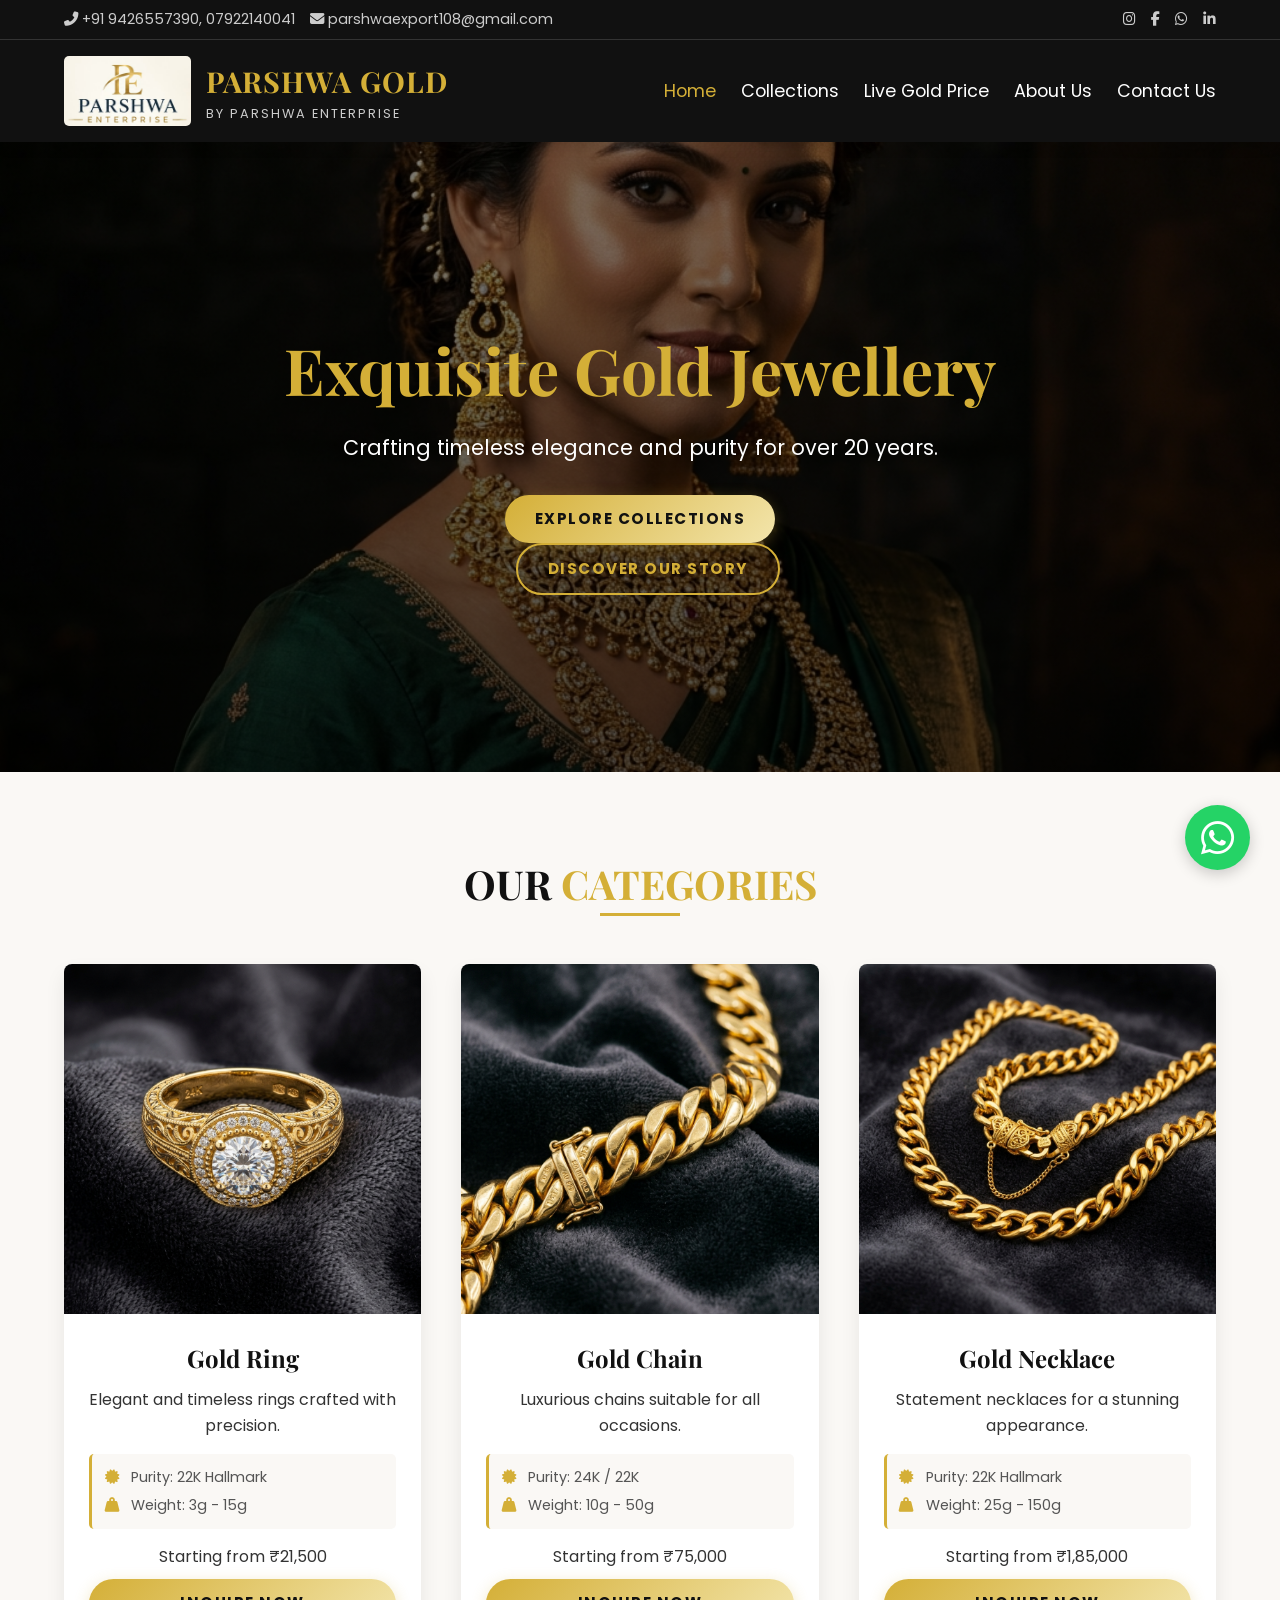
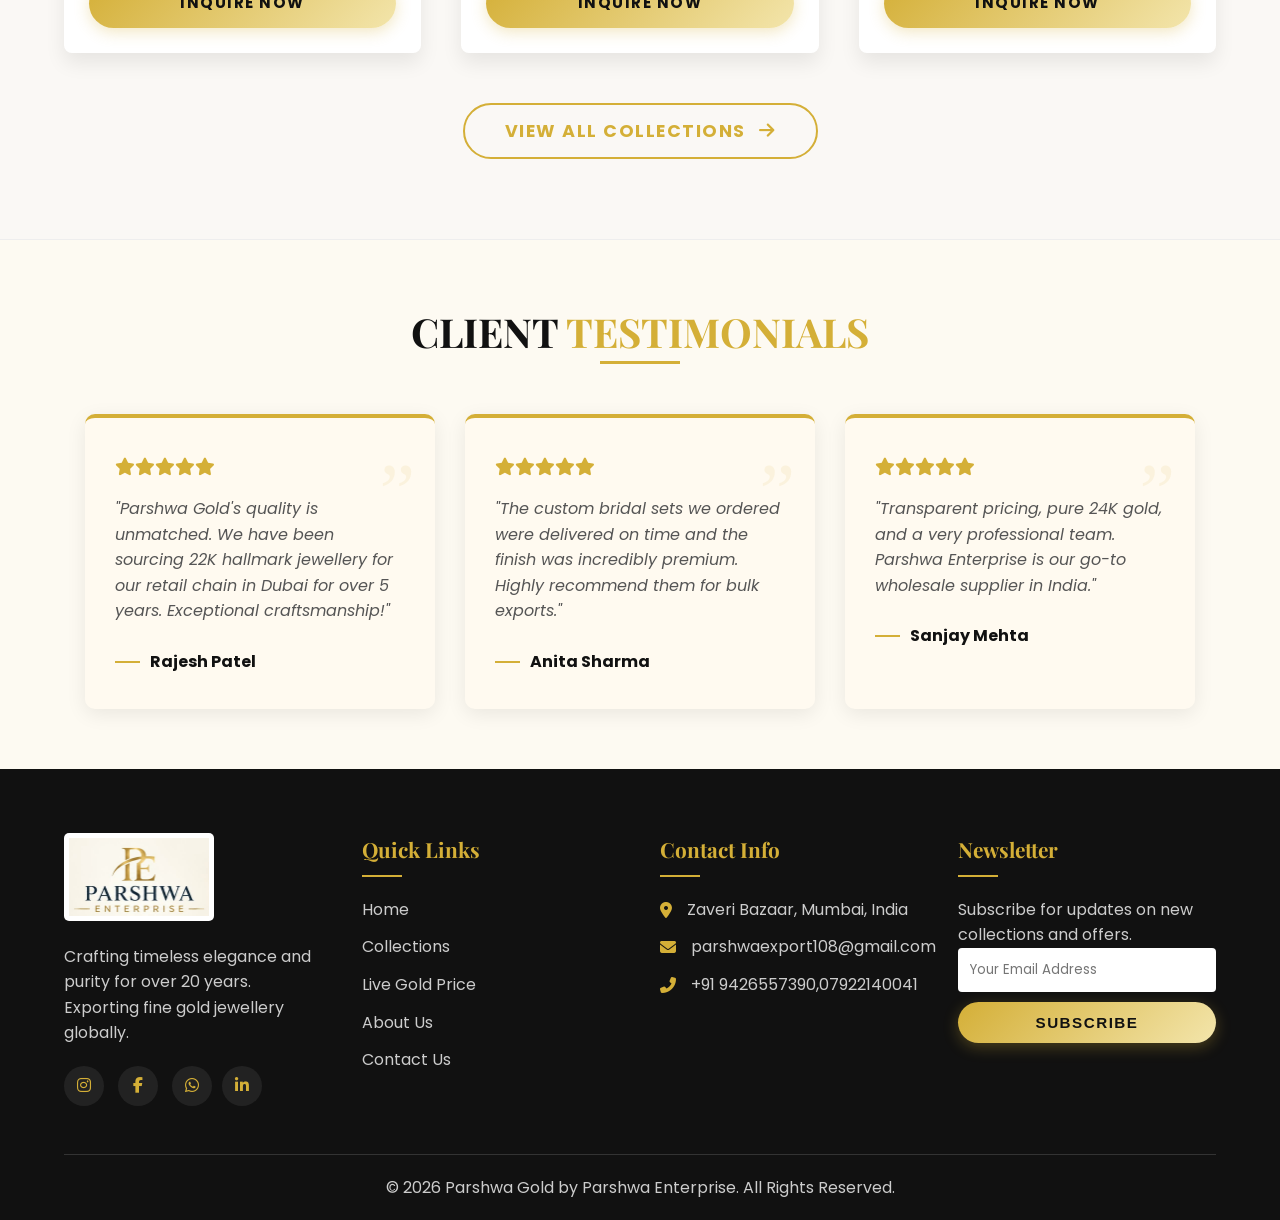
<file: index.html>
﻿<!DOCTYPE html>
<html lang="en">
<head>
    <meta charset="UTF-8">
    <meta name="viewport" content="width=device-width, initial-scale=1.0">
        <meta name="description" content="Welcome to Parshwa Gold. We manufacture and export premium 24K, 22K, and 18K hallmark gold jewellery. Over 20 years of global excellence.">
    <meta property="og:title" content="Parshwa Gold - Premium Indian Jewellery Manufacturer">
    <meta property="og:description" content="Discover our exquisite, hallmark-certified gold collections crafted with precision.">
    <meta property="og:image" content="https://parshwa-enterprise.vercel.app/assets/logo.jpg">
    <title>Parshwa Gold by Parshwa Enterprise</title>
    <link rel="icon" type="image/jpeg" href="assets/logo.jpg">
    <link rel="stylesheet" href="assets/style.css">
    <link rel="stylesheet" href="https://cdnjs.cloudflare.com/ajax/libs/font-awesome/6.4.0/css/all.min.css">
    <link href="https://unpkg.com/aos@2.3.1/dist/aos.css" rel="stylesheet">
    <script type="application/ld+json">
    {
      "@context": "https://schema.org",
      "@type": "JewelryStore",
      "name": "Parshwa Gold by Parshwa Enterprise",
      "image": "assets/logo.jpg",
      "@id": "https://parshwa-enterprise.vercel.app",
      "url": "https://parshwa-enterprise.vercel.app",
      "telephone": "+919426557390",
      "email": "parshwaexport108@gmail.com",
      "address": {
        "@type": "PostalAddress",
        "streetAddress": "Zaveri Bazaar",
        "addressLocality": "Mumbai",
        "addressRegion": "Maharashtra",
        "postalCode": "400002",
        "addressCountry": "IN"
      },
      "description": "Manufacturing and exporting premium 24K, 22K, and 18K hallmark gold jewellery globally for over 20 years."
    }
    </script>

    <link rel="canonical" href="https://parshwa-enterprise.vercel.app/">
</head>
<body>
    <div id="preloader"><div class="spinner"></div></div>
    <a href="#main-content" class="skip-link">Skip to main content</a>

        <div class="header-wrapper">
    <div class="top-bar">
        <div class="top-bar-left">
            <span><i class="fas fa-phone-alt"></i> <a href="tel:+919426557390" class="top-bar-link">+91 9426557390</a>, <a href="tel:07922140041" class="top-bar-link">07922140041</a></span>
            <span class="ml-15"><i class="fas fa-envelope"></i> <a href="mailto:parshwaexport108@gmail.com" class="top-bar-link">parshwaexport108@gmail.com</a></span>
        </div>
        <div class="top-bar-right">
            <a href="javascript:void(0)" aria-label="Instagram"><i class="fab fa-instagram"></i></a>
            <a href="javascript:void(0)" aria-label="Facebook"><i class="fab fa-facebook-f"></i></a>
            <a href="https://wa.me/919426557390" target="_blank" aria-label="WhatsApp Us"><i class="fab fa-whatsapp"></i></a><a href="javascript:void(0)" aria-label="LinkedIn"><i class="fab fa-linkedin-in"></i></a>
        </div>
    </div>
    <header>
        <a href="index.html" class="logo-container" aria-label="Parshwa Gold Home">
            <img src="assets/logo.jpg" alt="Parshwa Enterprise Logo">
            <div class="logo-text">
                <h1>PARSHWA GOLD</h1>
                <p>BY PARSHWA ENTERPRISE</p>
            </div>
        </a>
        <div class="menu-toggle" id="mobile-menu">
            <i class="fas fa-bars"></i>
        </div>
        <nav aria-label="Main Navigation">
            <ul>
                <li><a href="index.html" class="active">Home</a></li>
                <li><a href="products.html">Collections</a></li>
                <li><a href="price.html">Live Gold Price</a></li>
                <li><a href="about.html">About Us</a></li>
                <li><a href="contact.html">Contact Us</a></li>
            </ul>
        </nav>
    </header>
    </div>
    <main id="main-content">

    <div class="hero">
        <h2>Exquisite Gold Jewellery</h2>
        <p>Crafting timeless elegance and purity for over 20 years.</p>
        <a href="products.html" class="btn">Explore Collections</a> <a href="about.html" class="btn-outline ml-15">Discover Our Story</a>
    </div>

    <section>
        <h2 class="section-title" data-aos="fade-up">Our <span>Categories</span></h2>
                <div class="products-grid">
            <!-- Gold Ring -->
            <div class="product-card" data-aos="fade-up">
                <div class="product-img-wrapper loading"><img src="assets/images/ring.jpg" alt="Gold Ring" class="product-img" loading="lazy"><div class="product-overlay"><i class="fas fa-search-plus"></i></div></div>
                <div class="product-info">
                    <h3>Gold Ring</h3>
                    <p>Elegant and timeless rings crafted with precision.</p>
                    <div class="product-specs">
                        <div class="spec-row"><i class="fas fa-certificate spec-icon"></i> Purity: 22K Hallmark</div>
                        <div><i class="fas fa-weight-hanging spec-icon"></i> Weight: 3g - 15g</div>
                    </div>
                    <div class="product-price">Starting from &#8377;21,500</div>
                    <a href="contact.html" class="btn w-100 mt-10">Inquire Now</a>
                </div>
            </div>
            <!-- Gold Chain -->
            <div class="product-card" data-aos="fade-up" data-aos-delay="100">
                <div class="product-img-wrapper loading"><img src="assets/images/chain.jpg" alt="Gold Chain" class="product-img" loading="lazy"><div class="product-overlay"><i class="fas fa-search-plus"></i></div></div>
                <div class="product-info">
                    <h3>Gold Chain</h3>
                    <p>Luxurious chains suitable for all occasions.</p>
                    <div class="product-specs">
                        <div class="spec-row"><i class="fas fa-certificate spec-icon"></i> Purity: 24K / 22K</div>
                        <div><i class="fas fa-weight-hanging spec-icon"></i> Weight: 10g - 50g</div>
                    </div>
                    <div class="product-price">Starting from &#8377;75,000</div>
                    <a href="contact.html" class="btn w-100 mt-10">Inquire Now</a>
                </div>
            </div>
            <!-- Gold Necklace -->
            <div class="product-card" data-aos="fade-up" data-aos-delay="200">
                <div class="product-img-wrapper loading"><img src="assets/images/necklace.jpg" alt="Gold Necklace" class="product-img" loading="lazy"><div class="product-overlay"><i class="fas fa-search-plus"></i></div></div>
                <div class="product-info">
                    <h3>Gold Necklace</h3>
                    <p>Statement necklaces for a stunning appearance.</p>
                    <div class="product-specs">
                        <div class="spec-row"><i class="fas fa-certificate spec-icon"></i> Purity: 22K Hallmark</div>
                        <div><i class="fas fa-weight-hanging spec-icon"></i> Weight: 25g - 150g</div>
                    </div>
                    <div class="product-price">Starting from &#8377;1,85,000</div>
                    <a href="contact.html" class="btn w-100 mt-10">Inquire Now</a>
                </div>
            </div>
        </div>
        <div class="text-center mt-50" data-aos="fade-up">
            <a href="products.html" class="btn-outline btn-large">View All Collections <i class="fas fa-arrow-right ml-8"></i></a>
        </div>
    </section>

                <section class="bg-light-yellow">
            <div class="max-w-1200">
                <h2 class="section-title" data-aos="fade-up">Client <span>Testimonials</span></h2>
                <div class="testimonials-grid">
                    <div class="testimonial-card" data-aos="fade-up">
                        <div class="stars"><i class="fas fa-star"></i><i class="fas fa-star"></i><i class="fas fa-star"></i><i class="fas fa-star"></i><i class="fas fa-star"></i></div>
                        <p class="testimonial-text">"Parshwa Gold's quality is unmatched. We have been sourcing 22K hallmark jewellery for our retail chain in Dubai for over 5 years. Exceptional craftsmanship!"</p>
                        <div class="customer-name">Rajesh Patel</div>
                    </div>
                    <div class="testimonial-card" data-aos="fade-up" data-aos-delay="100">
                        <div class="stars"><i class="fas fa-star"></i><i class="fas fa-star"></i><i class="fas fa-star"></i><i class="fas fa-star"></i><i class="fas fa-star"></i></div>
                        <p class="testimonial-text">"The custom bridal sets we ordered were delivered on time and the finish was incredibly premium. Highly recommend them for bulk exports."</p>
                        <div class="customer-name">Anita Sharma</div>
                    </div>
                    <div class="testimonial-card" data-aos="fade-up" data-aos-delay="200">
                        <div class="stars"><i class="fas fa-star"></i><i class="fas fa-star"></i><i class="fas fa-star"></i><i class="fas fa-star"></i><i class="fas fa-star"></i></div>
                        <p class="testimonial-text">"Transparent pricing, pure 24K gold, and a very professional team. Parshwa Enterprise is our go-to wholesale supplier in India."</p>
                        <div class="customer-name">Sanjay Mehta</div>
                    </div>
                </div>
            </div>
        </section>
</main>

    <footer class="rich-footer">
        <div class="footer-container">
            <div class="footer-col">
                <img src="assets/logo.jpg" alt="Parshwa Gold" class="footer-logo">
                <p>Crafting timeless elegance and purity for over 20 years. Exporting fine gold jewellery globally.</p>
                <div class="social-icons">
                    <a href="javascript:void(0)" aria-label="Instagram"><i class="fab fa-instagram"></i></a>
                    <a href="javascript:void(0)" aria-label="Facebook"><i class="fab fa-facebook-f"></i></a>
                    <a href="https://wa.me/919426557390" target="_blank" aria-label="WhatsApp"><i class="fab fa-whatsapp"></i></a><a href="javascript:void(0)" aria-label="LinkedIn"><i class="fab fa-linkedin-in"></i></a>
                </div>
            </div>
            <div class="footer-col">
                <h4>Quick Links</h4>
                <ul>
                    <li><a href="index.html">Home</a></li>
                    <li><a href="products.html">Collections</a></li>
                    <li><a href="price.html">Live Gold Price</a></li>
                    <li><a href="about.html">About Us</a></li>
                    <li><a href="contact.html">Contact Us</a></li>
                </ul>
            </div>
            <div class="footer-col">
                <h4>Contact Info</h4>
                <ul class="footer-contact">
                    <li><i class="fas fa-map-marker-alt"></i> <a href="https://maps.google.com/?q=Zaveri+Bazaar,+Mumbai,+India" target="_blank" class="footer-link">Zaveri Bazaar, Mumbai, India</a></li>
                    <li><i class="fas fa-envelope"></i> <a href="mailto:parshwaexport108@gmail.com" class="footer-link">parshwaexport108@gmail.com</a></li>
                    <li><i class="fas fa-phone-alt"></i> <a href="tel:+919426557390" class="footer-link">+91 9426557390</a>, <a href="tel:07922140041" class="footer-link">07922140041</a></li>
                </ul>
            </div>
            <div class="footer-col">
                <h4>Newsletter</h4>
                <p>Subscribe for updates on new collections and offers.</p>
                <form class="newsletter-form" >
                    <input type="email" placeholder="Your Email Address" required>
                    <button type="submit" class="btn btn-small">Subscribe</button>
                </form>
            </div>
        </div>
        <div class="footer-bottom">
            <p>&copy; <span id="currentYear"></span> <span class="gold-text">Parshwa Gold by Parshwa Enterprise</span>. All Rights Reserved.</p>
        </div>
    </footer>

        <a href="#" class="scroll-top-btn" id="scrollTopBtn" aria-label="Scroll to top"><i class="fas fa-chevron-up"></i></a>
    <script src="assets/script.js"></script>
    <a href="https://wa.me/919426557390" class="whatsapp-float" aria-label="Chat on WhatsApp" target="_blank" rel="noopener noreferrer">
        <i class="fab fa-whatsapp"></i>
    </a>
    <script src="https://unpkg.com/aos@2.3.1/dist/aos.js"></script>
    <script>AOS.init({ duration: 1000, once: true });</script>
</body>
</html>
</file>
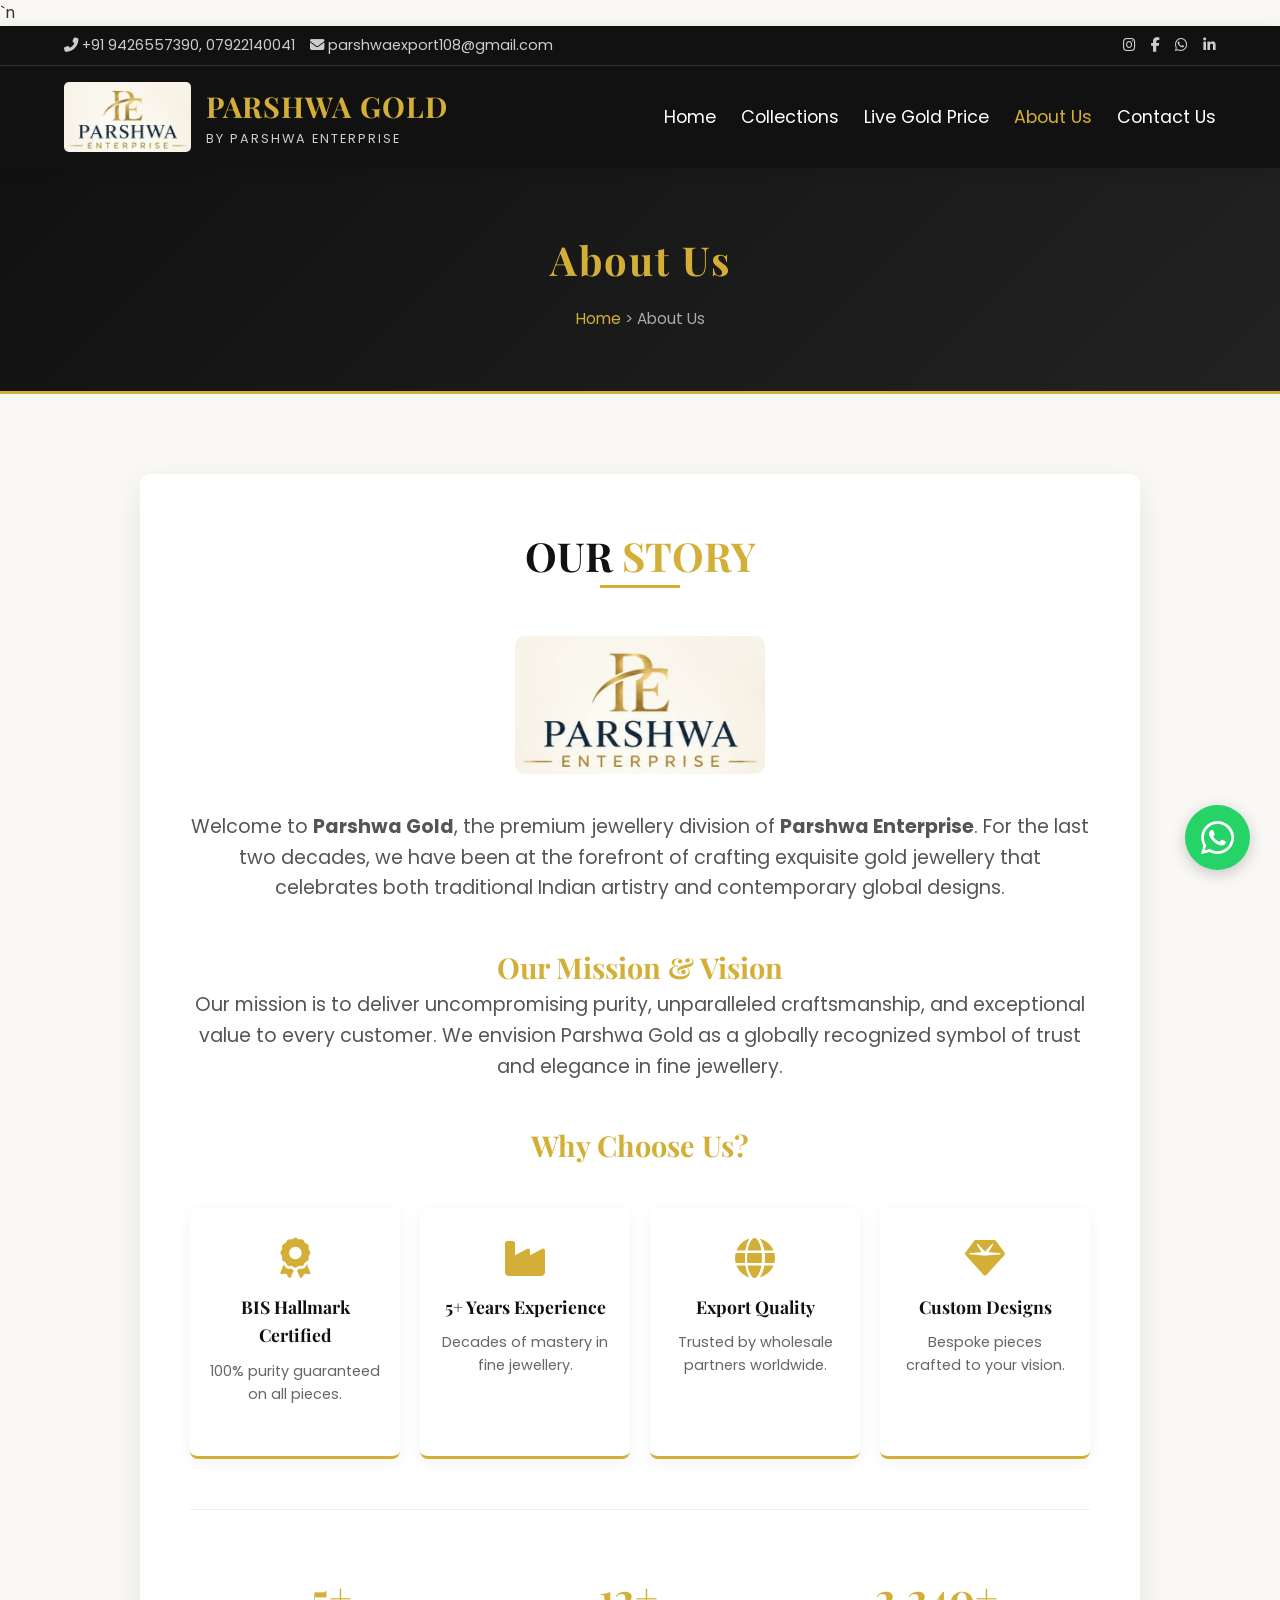
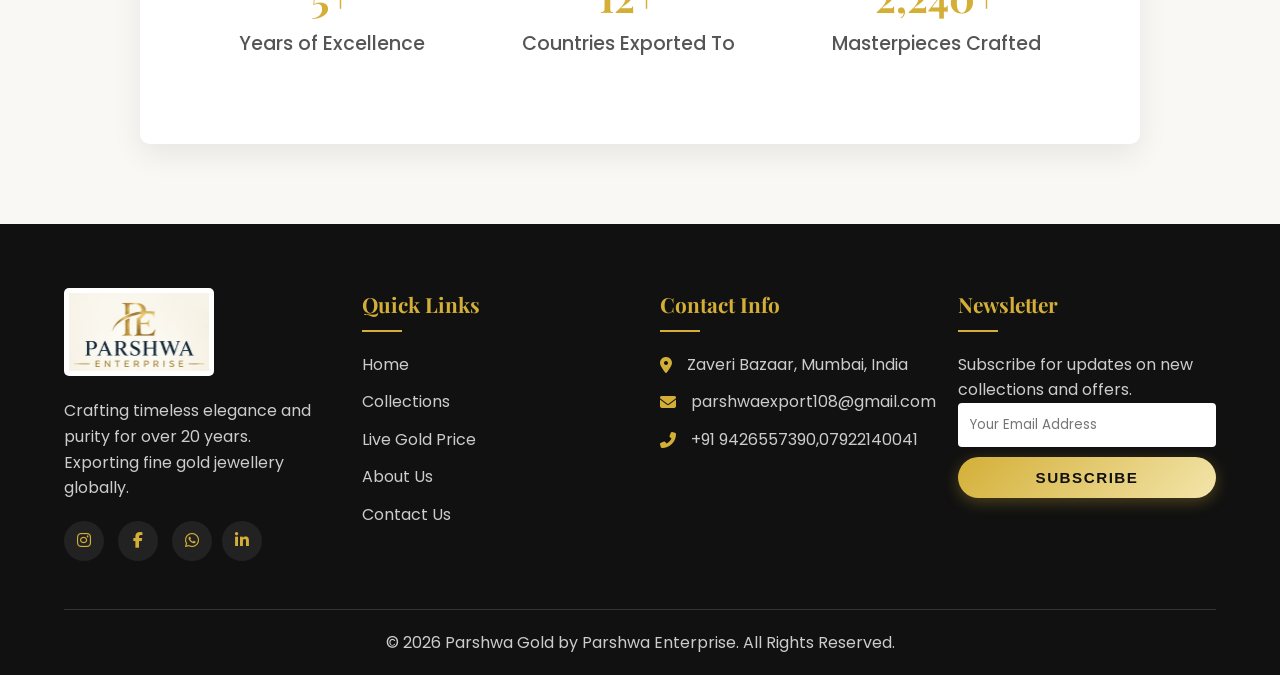
<file: about.html>
﻿<!DOCTYPE html>
<html lang="en">
<head>
    <meta charset="UTF-8">
    <meta name="viewport" content="width=device-width, initial-scale=1.0">
        <meta name="description" content="Learn about Parshwa Enterprise's 20-year legacy of manufacturing and exporting fine gold jewellery to over 50 countries worldwide.">
    <meta property="og:title" content="About Us - Parshwa Gold">
    <meta property="og:description" content="Over 20 years of excellence in manufacturing and exporting 24K and 22K gold jewellery.">
    <meta property="og:image" content="https://parshwa-enterprise.vercel.app/assets/logo.jpg">
    <title>About Us - Parshwa Gold</title>
    <link rel="icon" type="image/jpeg" href="assets/logo.jpg">
    <link rel="stylesheet" href="assets/style.css">`n    <link rel="stylesheet" href="https://cdnjs.cloudflare.com/ajax/libs/font-awesome/6.4.0/css/all.min.css">
    <link href="https://unpkg.com/aos@2.3.1/dist/aos.css" rel="stylesheet">
    <script type="application/ld+json">
    {
      "@context": "https://schema.org",
      "@type": "JewelryStore",
      "name": "Parshwa Gold by Parshwa Enterprise",
      "image": "assets/logo.jpg",
      "@id": "https://parshwa-enterprise.vercel.app",
      "url": "https://parshwa-enterprise.vercel.app",
      "telephone": "+919426557390",
      "email": "parshwaexport108@gmail.com",
      "address": {
        "@type": "PostalAddress",
        "streetAddress": "Zaveri Bazaar",
        "addressLocality": "Mumbai",
        "addressRegion": "Maharashtra",
        "postalCode": "400002",
        "addressCountry": "IN"
      },
      "description": "Manufacturing and exporting premium 24K, 22K, and 18K hallmark gold jewellery globally for over 20 years."
    }
    </script>

    <link rel="canonical" href="https://parshwa-enterprise.vercel.app/about.html">
</head>
<body>
    <div id="preloader"><div class="spinner"></div></div>
    <a href="#main-content" class="skip-link">Skip to main content</a>

        <div class="header-wrapper">
    <div class="top-bar">
        <div class="top-bar-left">
            <span><i class="fas fa-phone-alt"></i> <a href="tel:+919426557390" class="top-bar-link">+91 9426557390</a>, <a href="tel:07922140041" class="top-bar-link">07922140041</a></span>
            <span class="ml-15"><i class="fas fa-envelope"></i> <a href="mailto:parshwaexport108@gmail.com" class="top-bar-link">parshwaexport108@gmail.com</a></span>
        </div>
        <div class="top-bar-right">
            <a href="javascript:void(0)" aria-label="Instagram"><i class="fab fa-instagram"></i></a>
            <a href="javascript:void(0)" aria-label="Facebook"><i class="fab fa-facebook-f"></i></a>
            <a href="https://wa.me/919426557390" target="_blank" aria-label="WhatsApp Us"><i class="fab fa-whatsapp"></i></a><a href="javascript:void(0)" aria-label="LinkedIn"><i class="fab fa-linkedin-in"></i></a>
        </div>
    </div>
    <header>
        <a href="index.html" class="logo-container" aria-label="Parshwa Gold Home">
            <img src="assets/logo.jpg" alt="Parshwa Enterprise Logo">
            <div class="logo-text">
                <h1>PARSHWA GOLD</h1>
                <p>BY PARSHWA ENTERPRISE</p>
            </div>
        </a>
        <div class="menu-toggle" id="mobile-menu">
            <i class="fas fa-bars"></i>
        </div>
        <nav aria-label="Main Navigation">
            <ul>
                <li><a href="index.html">Home</a></li>
                <li><a href="products.html">Collections</a></li>
                <li><a href="price.html">Live Gold Price</a></li>
                <li><a href="about.html" class="active">About Us</a></li>
                <li><a href="contact.html">Contact Us</a></li>
            </ul>
        </nav>
    </header>
    </div>
    <main id="main-content">
    <div class="inner-page-banner">
        <h1>About Us</h1>
        <div class="breadcrumbs" aria-label="Breadcrumb"><a href="index.html">Home</a> &gt; <span aria-current="page">About Us</span></div>
    </div>

    <section>
        <div class="content-box max-w-1000" data-aos="fade-up" >
            <h2 class="section-title" data-aos="fade-up">Our <span>Story</span></h2>
            <img src="assets/logo.jpg" alt="Parshwa Enterprise Logo" class="about-logo">
            <p>Welcome to <strong>Parshwa Gold</strong>, the premium jewellery division of <strong>Parshwa Enterprise</strong>. For the last two decades, we have been at the forefront of crafting exquisite gold jewellery that celebrates both traditional Indian artistry and contemporary global designs.</p>
            
            <h3 class="about-h3">Our Mission & Vision</h3>
            <p>Our mission is to deliver uncompromising purity, unparalleled craftsmanship, and exceptional value to every customer. We envision Parshwa Gold as a globally recognized symbol of trust and elegance in fine jewellery.</p>
            
                        <h3 class="about-h3 text-center">Why Choose Us?</h3>
            <div class="features-grid">
                <div class="feature-block" data-aos="fade-up">
                    <i class="fas fa-award"></i>
                    <h4>BIS Hallmark Certified</h4>
                    <p>100% purity guaranteed on all pieces.</p>
                </div>
                <div class="feature-block" data-aos="fade-up" data-aos-delay="100">
                    <i class="fas fa-industry"></i>
                    <h4><span class="counter" data-target="20">0</span>+ Years Experience</h4>
                    <p>Decades of mastery in fine jewellery.</p>
                </div>
                <div class="feature-block" data-aos="fade-up" data-aos-delay="200">
                    <i class="fas fa-globe"></i>
                    <h4>Export Quality</h4>
                    <p>Trusted by wholesale partners worldwide.</p>
                </div>
                <div class="feature-block" data-aos="fade-up" data-aos-delay="300">
                    <i class="fas fa-gem"></i>
                    <h4>Custom Designs</h4>
                    <p>Bespoke pieces crafted to your vision.</p>
                </div>
            </div>

            <div class="stats-container">
                <div class="stat-box">
                    <h4 class="stat-number"><span class="counter" data-target="20">0</span>+</h4>
                    <p class="stat-label">Years of Excellence</p>
                </div>
                <div class="stat-box">
                    <h4 class="stat-number"><span class="counter" data-target="50">0</span>+</h4>
                    <p class="stat-label">Countries Exported To</p>
                </div>
                <div class="stat-box">
                    <h4 class="stat-number"><span class="counter" data-target="10000">0</span>+</h4>
                    <p class="stat-label">Masterpieces Crafted</p>
                </div>
            </div>
        </div>
    </section>

        </main>

    <footer class="rich-footer">
        <div class="footer-container">
            <div class="footer-col">
                <img src="assets/logo.jpg" alt="Parshwa Gold" class="footer-logo">
                <p>Crafting timeless elegance and purity for over 20 years. Exporting fine gold jewellery globally.</p>
                <div class="social-icons">
                    <a href="javascript:void(0)" aria-label="Instagram"><i class="fab fa-instagram"></i></a>
                    <a href="javascript:void(0)" aria-label="Facebook"><i class="fab fa-facebook-f"></i></a>
                    <a href="https://wa.me/919426557390" target="_blank" aria-label="WhatsApp"><i class="fab fa-whatsapp"></i></a><a href="javascript:void(0)" aria-label="LinkedIn"><i class="fab fa-linkedin-in"></i></a>
                </div>
            </div>
            <div class="footer-col">
                <h4>Quick Links</h4>
                <ul>
                    <li><a href="index.html">Home</a></li>
                    <li><a href="products.html">Collections</a></li>
                    <li><a href="price.html">Live Gold Price</a></li>
                    <li><a href="about.html">About Us</a></li>
                    <li><a href="contact.html">Contact Us</a></li>
                </ul>
            </div>
            <div class="footer-col">
                <h4>Contact Info</h4>
                <ul class="footer-contact">
                    <li><i class="fas fa-map-marker-alt"></i> <a href="https://maps.google.com/?q=Zaveri+Bazaar,+Mumbai,+India" target="_blank" class="footer-link">Zaveri Bazaar, Mumbai, India</a></li>
                    <li><i class="fas fa-envelope"></i> <a href="mailto:parshwaexport108@gmail.com" class="footer-link">parshwaexport108@gmail.com</a></li>
                    <li><i class="fas fa-phone-alt"></i> <a href="tel:+919426557390" class="footer-link">+91 9426557390</a>, <a href="tel:07922140041" class="footer-link">07922140041</a></li>
                </ul>
            </div>
            <div class="footer-col">
                <h4>Newsletter</h4>
                <p>Subscribe for updates on new collections and offers.</p>
                <form class="newsletter-form" >
                    <input type="email" placeholder="Your Email Address" required>
                    <button type="submit" class="btn btn-small">Subscribe</button>
                </form>
            </div>
        </div>
        <div class="footer-bottom">
            <p>&copy; <span id="currentYear"></span> <span class="gold-text">Parshwa Gold by Parshwa Enterprise</span>. All Rights Reserved.</p>
        </div>
    </footer>

        <a href="#" class="scroll-top-btn" id="scrollTopBtn" aria-label="Scroll to top"><i class="fas fa-chevron-up"></i></a>
    <script src="assets/script.js"></script>
    <a href="https://wa.me/919426557390" class="whatsapp-float" aria-label="Chat on WhatsApp" target="_blank" rel="noopener noreferrer">
        <i class="fab fa-whatsapp"></i>
    </a>
    <script src="https://unpkg.com/aos@2.3.1/dist/aos.js"></script>
    <script>AOS.init({ duration: 1000, once: true });</script>
</body>
</html>
</file>
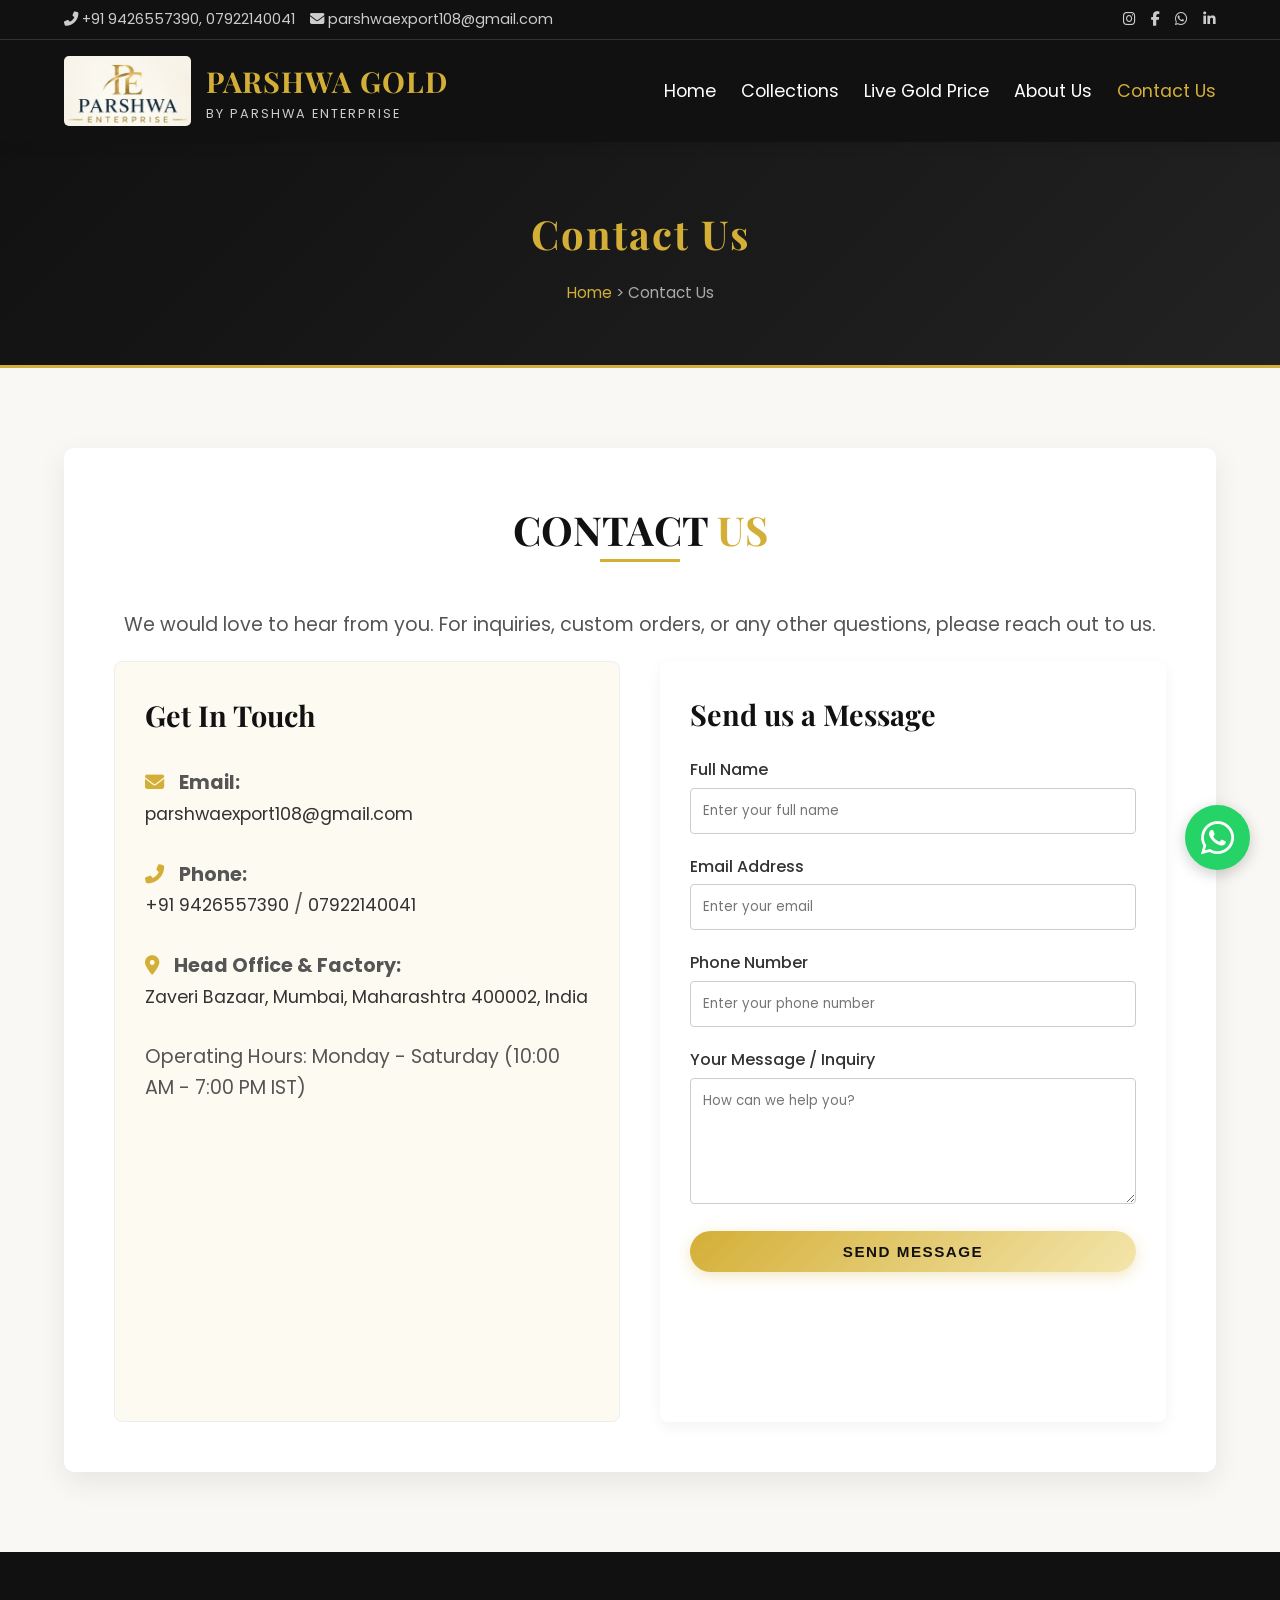
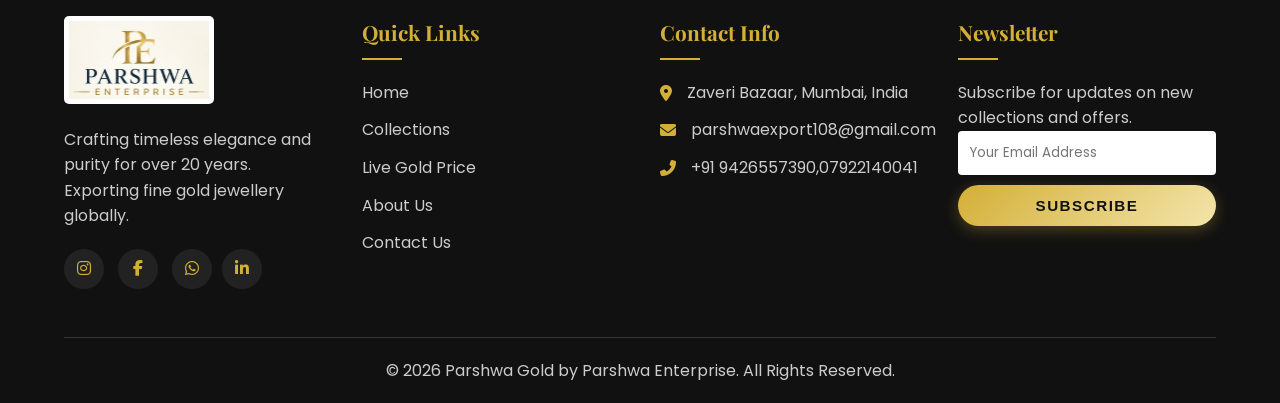
<file: contact.html>
﻿<!DOCTYPE html>
<html lang="en">
<head>
    <meta charset="UTF-8">
    <meta name="viewport" content="width=device-width, initial-scale=1.0">
        <meta name="description" content="Get in touch with Parshwa Gold for custom orders, bulk export inquiries, or general questions. Located in Mumbai, India.">
    <meta property="og:title" content="Contact Us - Parshwa Gold">
    <meta property="og:description" content="Reach out to us for bulk inquiries, custom designs, or export partnerships.">
    <meta property="og:image" content="https://parshwa-enterprise.vercel.app/assets/logo.jpg">
    <title>Contact Us - Parshwa Gold</title>
    <link rel="icon" type="image/jpeg" href="assets/logo.jpg">
    <link rel="stylesheet" href="assets/style.css">
    <link rel="stylesheet" href="https://cdnjs.cloudflare.com/ajax/libs/font-awesome/6.4.0/css/all.min.css">
    <link href="https://unpkg.com/aos@2.3.1/dist/aos.css" rel="stylesheet">
    <script type="application/ld+json">
    {
      "@context": "https://schema.org",
      "@type": "JewelryStore",
      "name": "Parshwa Gold by Parshwa Enterprise",
      "image": "assets/logo.jpg",
      "@id": "https://parshwa-enterprise.vercel.app",
      "url": "https://parshwa-enterprise.vercel.app",
      "telephone": "+919426557390",
      "email": "parshwaexport108@gmail.com",
      "address": {
        "@type": "PostalAddress",
        "streetAddress": "Zaveri Bazaar",
        "addressLocality": "Mumbai",
        "addressRegion": "Maharashtra",
        "postalCode": "400002",
        "addressCountry": "IN"
      },
      "description": "Manufacturing and exporting premium 24K, 22K, and 18K hallmark gold jewellery globally for over 20 years."
    }
    </script>

    <link rel="canonical" href="https://parshwa-enterprise.vercel.app/contact.html">
</head>
<body>
    <div id="preloader"><div class="spinner"></div></div>
    <a href="#main-content" class="skip-link">Skip to main content</a>

        <div class="header-wrapper">
    <div class="top-bar">
        <div class="top-bar-left">
            <span><i class="fas fa-phone-alt"></i> <a href="tel:+919426557390" class="top-bar-link">+91 9426557390</a>, <a href="tel:07922140041" class="top-bar-link">07922140041</a></span>
            <span class="ml-15"><i class="fas fa-envelope"></i> <a href="mailto:parshwaexport108@gmail.com" class="top-bar-link">parshwaexport108@gmail.com</a></span>
        </div>
        <div class="top-bar-right">
            <a href="javascript:void(0)" aria-label="Instagram"><i class="fab fa-instagram"></i></a>
            <a href="javascript:void(0)" aria-label="Facebook"><i class="fab fa-facebook-f"></i></a>
            <a href="https://wa.me/919426557390" target="_blank" aria-label="WhatsApp Us"><i class="fab fa-whatsapp"></i></a><a href="javascript:void(0)" aria-label="LinkedIn"><i class="fab fa-linkedin-in"></i></a>
        </div>
    </div>
    <header>
        <a href="index.html" class="logo-container" aria-label="Parshwa Gold Home">
            <img src="assets/logo.jpg" alt="Parshwa Enterprise Logo">
            <div class="logo-text">
                <h1>PARSHWA GOLD</h1>
                <p>BY PARSHWA ENTERPRISE</p>
            </div>
        </a>
        <div class="menu-toggle" id="mobile-menu">
            <i class="fas fa-bars"></i>
        </div>
        <nav aria-label="Main Navigation">
            <ul>
                <li><a href="index.html">Home</a></li>
                <li><a href="products.html">Collections</a></li>
                <li><a href="price.html">Live Gold Price</a></li>
                <li><a href="about.html">About Us</a></li>
                <li><a href="contact.html" class="active">Contact Us</a></li>
            </ul>
        </nav>
    </header>
    </div>
    <main id="main-content">
    <div class="inner-page-banner">
        <h1>Contact Us</h1>
        <div class="breadcrumbs" aria-label="Breadcrumb"><a href="index.html">Home</a> &gt; <span aria-current="page">Contact Us</span></div>
    </div>

    <section>
        <div class="content-box max-w-1200" data-aos="fade-up" >
            <h2 class="section-title" data-aos="fade-up">Contact <span>Us</span></h2>
            <p class="text-center mb-40">We would love to hear from you. For inquiries, custom orders, or any other questions, please reach out to us.</p>
            
            <div class="contact-wrapper">
                <!-- Left Column: Details & Map -->
                <div class="contact-details">
                    <h3>Get In Touch</h3>
                    <div class="contact-info">
                        <p><i class="fas fa-envelope"></i> <strong>Email:</strong> <br><a href="mailto:parshwaexport108@gmail.com" class="contact-link">parshwaexport108@gmail.com</a></p>
                    </div>
                    <div class="contact-info">
                        <p><i class="fas fa-phone-alt"></i> <strong>Phone:</strong> <br><a href="tel:+919426557390" class="contact-link">+91 9426557390</a> / <a href="tel:07922140041" class="contact-link">07922140041</a></p>
                    </div>
                    <div class="contact-info">
                        <p><i class="fas fa-map-marker-alt"></i> <strong>Head Office & Factory:</strong> <br><a href="https://maps.google.com/?q=Zaveri+Bazaar,+Mumbai,+Maharashtra+400002,+India" target="_blank" class="contact-link">Zaveri Bazaar, Mumbai, Maharashtra 400002, India</a></p>
                    </div>
                    <p class="mt-20 font-1rem color-777">Operating Hours: Monday - Saturday (10:00 AM - 7:00 PM IST)</p>

                    <!-- Google Maps Embed -->
                    <div class="map-container">
                        <iframe src="https://www.google.com/maps/embed?pb=!1m18!1m12!1m3!1d15086.645084936302!2d72.82296716027411!3d18.950489955447192!2m3!1f0!2f0!3f0!3m2!1i1024!2i768!4f13.1!3m3!1m2!1s0x3be7ce3c9603fef5%3A0x6b306fc6e23612d!2sZaveri%20Bazaar%2C%20Kalbadevi%2C%20Mumbai%2C%20Maharashtra!5e0!3m2!1sen!2sin!4v1696570000000!5m2!1sen!2sin" width="100%" height="250" style="border:0;" allowfullscreen="" loading="lazy" referrerpolicy="no-referrer-when-downgrade"></iframe>
                    </div>
                </div>

                <!-- Right Column: Contact Form -->
                <div class="contact-form-container">
                    <h3>Send us a Message</h3>
                    <form action="https://formsubmit.co/parshwaexport108@gmail.com" method="POST">
                        <input type="hidden" name="_captcha" value="false">
                        <input type="hidden" name="_subject" value="New Inquiry from Parshwa Gold Website">
                        <div class="form-group">
                            <label for="name">Full Name</label>
                            <input type="text" id="name" name="name" placeholder="Enter your full name" required>
                        </div>
                        <div class="form-group">
                            <label for="email">Email Address</label>
                            <input type="email" id="email" name="email" placeholder="Enter your email" required>
                        </div>
                        <div class="form-group">
                            <label for="phone">Phone Number</label>
                            <input type="tel" id="phone" name="phone" placeholder="Enter your phone number">
                        </div>
                        <div class="form-group">
                            <label for="message">Your Message / Inquiry</label>
                            <textarea id="message" name="message" rows="5" placeholder="How can we help you?" required></textarea>
                        </div>
                        <button type="submit" class="btn w-100">Send Message</button>
                    </form>
                </div>
            </div>
        </div>
    </section>

        </main>

    <footer class="rich-footer">
        <div class="footer-container">
            <div class="footer-col">
                <img src="assets/logo.jpg" alt="Parshwa Gold" class="footer-logo">
                <p>Crafting timeless elegance and purity for over 20 years. Exporting fine gold jewellery globally.</p>
                <div class="social-icons">
                    <a href="javascript:void(0)" aria-label="Instagram"><i class="fab fa-instagram"></i></a>
                    <a href="javascript:void(0)" aria-label="Facebook"><i class="fab fa-facebook-f"></i></a>
                    <a href="https://wa.me/919426557390" target="_blank" aria-label="WhatsApp"><i class="fab fa-whatsapp"></i></a><a href="javascript:void(0)" aria-label="LinkedIn"><i class="fab fa-linkedin-in"></i></a>
                </div>
            </div>
            <div class="footer-col">
                <h4>Quick Links</h4>
                <ul>
                    <li><a href="index.html">Home</a></li>
                    <li><a href="products.html">Collections</a></li>
                    <li><a href="price.html">Live Gold Price</a></li>
                    <li><a href="about.html">About Us</a></li>
                    <li><a href="contact.html">Contact Us</a></li>
                </ul>
            </div>
            <div class="footer-col">
                <h4>Contact Info</h4>
                <ul class="footer-contact">
                    <li><i class="fas fa-map-marker-alt"></i> <a href="https://maps.google.com/?q=Zaveri+Bazaar,+Mumbai,+India" target="_blank" class="footer-link">Zaveri Bazaar, Mumbai, India</a></li>
                    <li><i class="fas fa-envelope"></i> <a href="mailto:parshwaexport108@gmail.com" class="footer-link">parshwaexport108@gmail.com</a></li>
                    <li><i class="fas fa-phone-alt"></i> <a href="tel:+919426557390" class="footer-link">+91 9426557390</a>, <a href="tel:07922140041" class="footer-link">07922140041</a></li>
                </ul>
            </div>
            <div class="footer-col">
                <h4>Newsletter</h4>
                <p>Subscribe for updates on new collections and offers.</p>
                <form class="newsletter-form" >
                    <input type="email" placeholder="Your Email Address" required>
                    <button type="submit" class="btn btn-small">Subscribe</button>
                </form>
            </div>
        </div>
        <div class="footer-bottom">
            <p>&copy; <span id="currentYear"></span> <span class="gold-text">Parshwa Gold by Parshwa Enterprise</span>. All Rights Reserved.</p>
        </div>
    </footer>

        <a href="#" class="scroll-top-btn" id="scrollTopBtn" aria-label="Scroll to top"><i class="fas fa-chevron-up"></i></a>
    <script src="assets/script.js"></script>
    <a href="https://wa.me/919426557390" class="whatsapp-float" aria-label="Chat on WhatsApp" target="_blank" rel="noopener noreferrer">
        <i class="fab fa-whatsapp"></i>
    </a>
    <script src="https://unpkg.com/aos@2.3.1/dist/aos.js"></script>
    <script>AOS.init({ duration: 1000, once: true });</script>
</body>
</html>
</file>
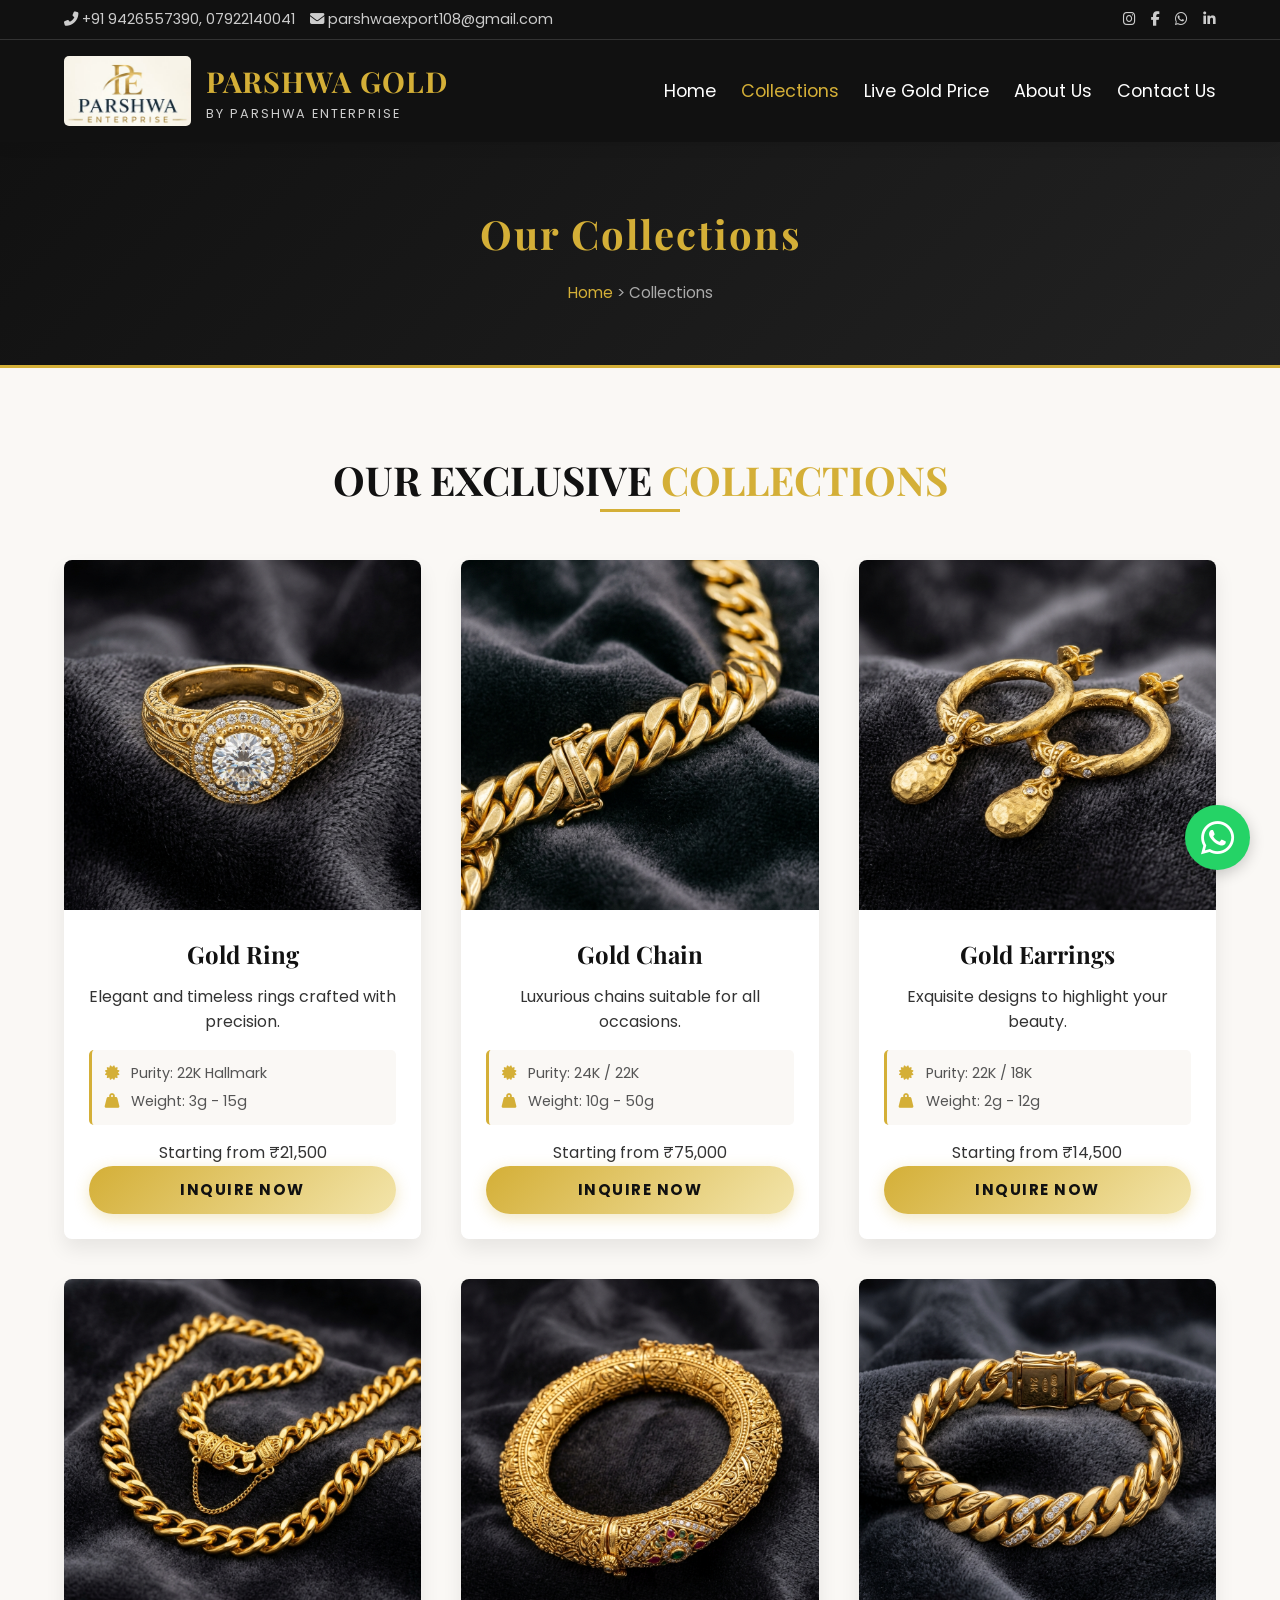
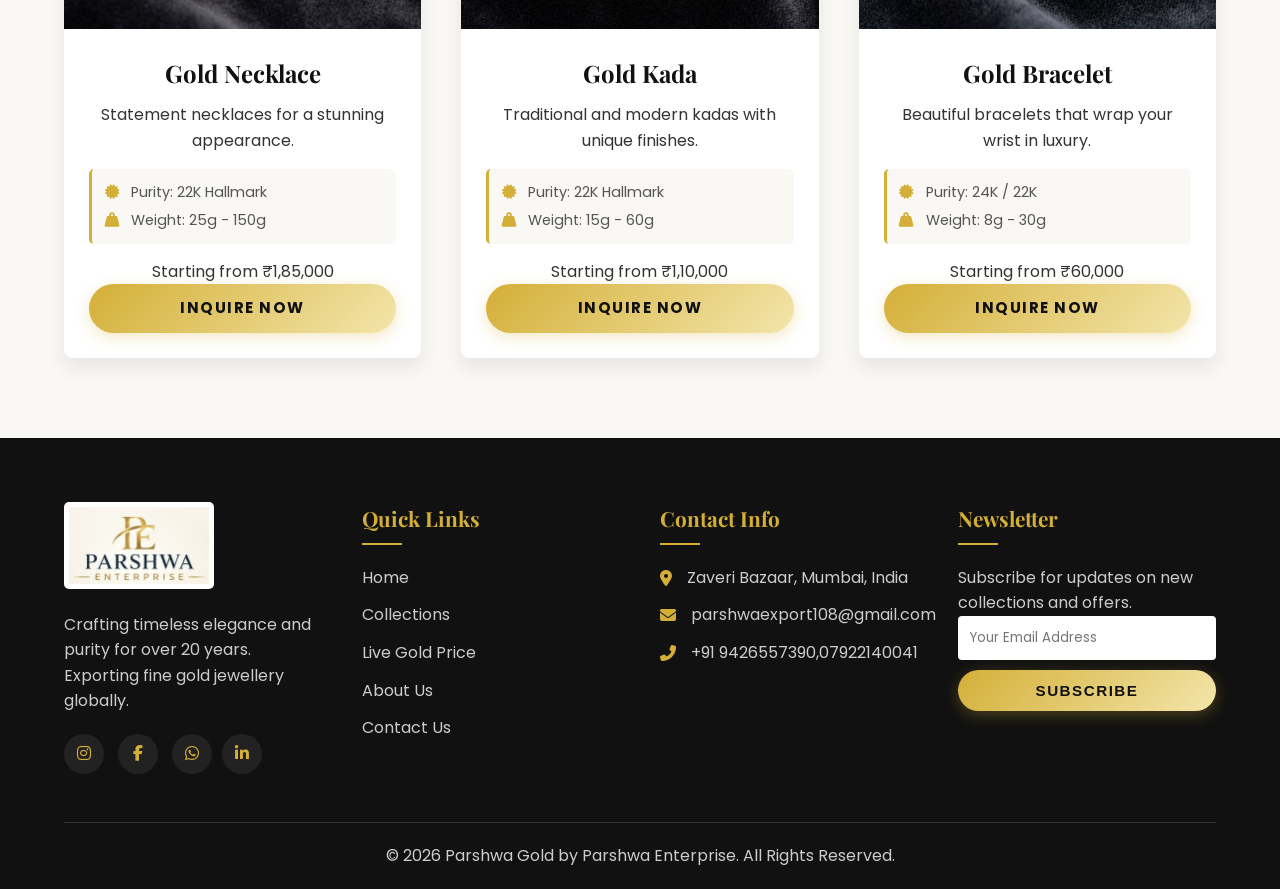
<file: products.html>
﻿<!DOCTYPE html>
<html lang="en">
<head>
    <meta charset="UTF-8">
    <meta name="viewport" content="width=device-width, initial-scale=1.0">
        <meta name="description" content="Explore Parshwa Gold's exclusive collections including rings, chains, necklaces, earrings, and kadas. 100% BIS hallmark certified purity.">
    <meta property="og:title" content="Collections - Parshwa Gold">
    <meta property="og:description" content="Browse our luxury gold rings, chains, necklaces, kadas, and earrings.">
    <meta property="og:image" content="https://parshwa-enterprise.vercel.app/assets/logo.jpg">
    <title>Collections - Parshwa Gold</title>
    <link rel="icon" type="image/jpeg" href="assets/logo.jpg">
    <link rel="stylesheet" href="assets/style.css">
    <link rel="stylesheet" href="https://cdnjs.cloudflare.com/ajax/libs/font-awesome/6.4.0/css/all.min.css">
    <link href="https://unpkg.com/aos@2.3.1/dist/aos.css" rel="stylesheet">
    <script type="application/ld+json">
    {
      "@context": "https://schema.org",
      "@type": "JewelryStore",
      "name": "Parshwa Gold by Parshwa Enterprise",
      "image": "assets/logo.jpg",
      "@id": "https://parshwa-enterprise.vercel.app",
      "url": "https://parshwa-enterprise.vercel.app",
      "telephone": "+919426557390",
      "email": "parshwaexport108@gmail.com",
      "address": {
        "@type": "PostalAddress",
        "streetAddress": "Zaveri Bazaar",
        "addressLocality": "Mumbai",
        "addressRegion": "Maharashtra",
        "postalCode": "400002",
        "addressCountry": "IN"
      },
      "description": "Manufacturing and exporting premium 24K, 22K, and 18K hallmark gold jewellery globally for over 20 years."
    }
    </script>

    <link rel="canonical" href="https://parshwa-enterprise.vercel.app/products.html">
</head>
<body>
    <div id="preloader"><div class="spinner"></div></div>
    <a href="#main-content" class="skip-link">Skip to main content</a>

        <div class="header-wrapper">
    <div class="top-bar">
        <div class="top-bar-left">
            <span><i class="fas fa-phone-alt"></i> <a href="tel:+919426557390" class="top-bar-link">+91 9426557390</a>, <a href="tel:07922140041" class="top-bar-link">07922140041</a></span>
            <span class="ml-15"><i class="fas fa-envelope"></i> <a href="mailto:parshwaexport108@gmail.com" class="top-bar-link">parshwaexport108@gmail.com</a></span>
        </div>
        <div class="top-bar-right">
            <a href="javascript:void(0)" aria-label="Instagram"><i class="fab fa-instagram"></i></a>
            <a href="javascript:void(0)" aria-label="Facebook"><i class="fab fa-facebook-f"></i></a>
            <a href="https://wa.me/919426557390" target="_blank" aria-label="WhatsApp Us"><i class="fab fa-whatsapp"></i></a><a href="javascript:void(0)" aria-label="LinkedIn"><i class="fab fa-linkedin-in"></i></a>
        </div>
    </div>
    <header>
        <a href="index.html" class="logo-container" aria-label="Parshwa Gold Home">
            <img src="assets/logo.jpg" alt="Parshwa Enterprise Logo">
            <div class="logo-text">
                <h1>PARSHWA GOLD</h1>
                <p>BY PARSHWA ENTERPRISE</p>
            </div>
        </a>
        <div class="menu-toggle" id="mobile-menu">
            <i class="fas fa-bars"></i>
        </div>
        <nav aria-label="Main Navigation">
            <ul>
                <li><a href="index.html">Home</a></li>
                <li><a href="products.html" class="active">Collections</a></li>
                <li><a href="price.html">Live Gold Price</a></li>
                <li><a href="about.html">About Us</a></li>
                <li><a href="contact.html">Contact Us</a></li>
            </ul>
        </nav>
    </header>
    </div>
    <main id="main-content">
    <div class="inner-page-banner">
        <h1>Our Collections</h1>
        <div class="breadcrumbs" aria-label="Breadcrumb"><a href="index.html">Home</a> &gt; <span aria-current="page">Collections</span></div>
    </div>

    <section>
        <h2 class="section-title" data-aos="fade-up">Our Exclusive <span>Collections</span></h2>
                <div class="products-grid">
            <!-- Gold Ring -->
            <div class="product-card" data-aos="fade-up">
                <div class="product-img-wrapper loading"><img src="assets/images/ring.jpg" alt="Gold Ring" class="product-img" loading="lazy"><div class="product-overlay"><i class="fas fa-search-plus"></i></div></div>
                <div class="product-info">
                    <h3>Gold Ring</h3>
                    <p>Elegant and timeless rings crafted with precision.</p>
                    <div class="product-specs" >
                        <div class="spec-row"><i class="fas fa-certificate spec-icon"></i> Purity: 22K Hallmark</div>
                        <div><i class="fas fa-weight-hanging spec-icon"></i> Weight: 3g - 15g</div>
                    </div>
                    <div class="product-price">Starting from &#8377;21,500</div>
                    <a href="contact.html" class="btn w-100">Inquire Now</a>
                </div>
            </div>
            <!-- Gold Chain -->
            <div class="product-card" data-aos="fade-up" data-aos-delay="100">
                <div class="product-img-wrapper loading"><img src="assets/images/chain.jpg" alt="Gold Chain" class="product-img" loading="lazy"><div class="product-overlay"><i class="fas fa-search-plus"></i></div></div>
                <div class="product-info">
                    <h3>Gold Chain</h3>
                    <p>Luxurious chains suitable for all occasions.</p>
                    <div class="product-specs" >
                        <div class="spec-row"><i class="fas fa-certificate spec-icon"></i> Purity: 24K / 22K</div>
                        <div><i class="fas fa-weight-hanging spec-icon"></i> Weight: 10g - 50g</div>
                    </div>
                    <div class="product-price">Starting from &#8377;75,000</div>
                    <a href="contact.html" class="btn w-100">Inquire Now</a>
                </div>
            </div>
            <!-- Gold Earrings -->
            <div class="product-card" data-aos="fade-up" data-aos-delay="200">
                <div class="product-img-wrapper loading"><img src="assets/images/earrings.jpg" alt="Gold Earrings" class="product-img" loading="lazy"><div class="product-overlay"><i class="fas fa-search-plus"></i></div></div>
                <div class="product-info">
                    <h3>Gold Earrings</h3>
                    <p>Exquisite designs to highlight your beauty.</p>
                    <div class="product-specs" >
                        <div class="spec-row"><i class="fas fa-certificate spec-icon"></i> Purity: 22K / 18K</div>
                        <div><i class="fas fa-weight-hanging spec-icon"></i> Weight: 2g - 12g</div>
                    </div>
                    <div class="product-price">Starting from &#8377;14,500</div>
                    <a href="contact.html" class="btn w-100">Inquire Now</a>
                </div>
            </div>
            <!-- Gold Necklace -->
            <div class="product-card" data-aos="fade-up">
                <div class="product-img-wrapper loading"><img src="assets/images/necklace.jpg" alt="Gold Necklace" class="product-img" loading="lazy"><div class="product-overlay"><i class="fas fa-search-plus"></i></div></div>
                <div class="product-info">
                    <h3>Gold Necklace</h3>
                    <p>Statement necklaces for a stunning appearance.</p>
                    <div class="product-specs" >
                        <div class="spec-row"><i class="fas fa-certificate spec-icon"></i> Purity: 22K Hallmark</div>
                        <div><i class="fas fa-weight-hanging spec-icon"></i> Weight: 25g - 150g</div>
                    </div>
                    <div class="product-price">Starting from &#8377;1,85,000</div>
                    <a href="contact.html" class="btn w-100">Inquire Now</a>
                </div>
            </div>
            <!-- Gold Kada -->
            <div class="product-card" data-aos="fade-up" data-aos-delay="100">
                <div class="product-img-wrapper loading"><img src="assets/images/kada.jpg" alt="Gold Kada" class="product-img" loading="lazy"><div class="product-overlay"><i class="fas fa-search-plus"></i></div></div>
                <div class="product-info">
                    <h3>Gold Kada</h3>
                    <p>Traditional and modern kadas with unique finishes.</p>
                    <div class="product-specs" >
                        <div class="spec-row"><i class="fas fa-certificate spec-icon"></i> Purity: 22K Hallmark</div>
                        <div><i class="fas fa-weight-hanging spec-icon"></i> Weight: 15g - 60g</div>
                    </div>
                    <div class="product-price">Starting from &#8377;1,10,000</div>
                    <a href="contact.html" class="btn w-100">Inquire Now</a>
                </div>
            </div>
            <!-- Gold Bracelet -->
            <div class="product-card" data-aos="fade-up" data-aos-delay="200">
                <div class="product-img-wrapper loading"><img src="assets/images/bracelet.jpg" alt="Gold Bracelet" class="product-img" loading="lazy"><div class="product-overlay"><i class="fas fa-search-plus"></i></div></div>
                <div class="product-info">
                    <h3>Gold Bracelet</h3>
                    <p>Beautiful bracelets that wrap your wrist in luxury.</p>
                    <div class="product-specs" >
                        <div class="spec-row"><i class="fas fa-certificate spec-icon"></i> Purity: 24K / 22K</div>
                        <div><i class="fas fa-weight-hanging spec-icon"></i> Weight: 8g - 30g</div>
                    </div>
                    <div class="product-price">Starting from &#8377;60,000</div>
                    <a href="contact.html" class="btn w-100">Inquire Now</a>
                </div>
            </div>
        </div>
    </section>

        </main>

    <footer class="rich-footer">
        <div class="footer-container">
            <div class="footer-col">
                <img src="assets/logo.jpg" alt="Parshwa Gold" class="footer-logo">
                <p>Crafting timeless elegance and purity for over 20 years. Exporting fine gold jewellery globally.</p>
                <div class="social-icons">
                    <a href="javascript:void(0)" aria-label="Instagram"><i class="fab fa-instagram"></i></a>
                    <a href="javascript:void(0)" aria-label="Facebook"><i class="fab fa-facebook-f"></i></a>
                    <a href="https://wa.me/919426557390" target="_blank" aria-label="WhatsApp"><i class="fab fa-whatsapp"></i></a><a href="javascript:void(0)" aria-label="LinkedIn"><i class="fab fa-linkedin-in"></i></a>
                </div>
            </div>
            <div class="footer-col">
                <h4>Quick Links</h4>
                <ul>
                    <li><a href="index.html">Home</a></li>
                    <li><a href="products.html">Collections</a></li>
                    <li><a href="price.html">Live Gold Price</a></li>
                    <li><a href="about.html">About Us</a></li>
                    <li><a href="contact.html">Contact Us</a></li>
                </ul>
            </div>
            <div class="footer-col">
                <h4>Contact Info</h4>
                <ul class="footer-contact">
                    <li><i class="fas fa-map-marker-alt"></i> <a href="https://maps.google.com/?q=Zaveri+Bazaar,+Mumbai,+India" target="_blank" class="footer-link">Zaveri Bazaar, Mumbai, India</a></li>
                    <li><i class="fas fa-envelope"></i> <a href="mailto:parshwaexport108@gmail.com" class="footer-link">parshwaexport108@gmail.com</a></li>
                    <li><i class="fas fa-phone-alt"></i> <a href="tel:+919426557390" class="footer-link">+91 9426557390</a>, <a href="tel:07922140041" class="footer-link">07922140041</a></li>
                </ul>
            </div>
            <div class="footer-col">
                <h4>Newsletter</h4>
                <p>Subscribe for updates on new collections and offers.</p>
                <form class="newsletter-form" >
                    <input type="email" placeholder="Your Email Address" required>
                    <button type="submit" class="btn btn-small">Subscribe</button>
                </form>
            </div>
        </div>
        <div class="footer-bottom">
            <p>&copy; <span id="currentYear"></span> <span class="gold-text">Parshwa Gold by Parshwa Enterprise</span>. All Rights Reserved.</p>
        </div>
    </footer>

        <a href="#" class="scroll-top-btn" id="scrollTopBtn" aria-label="Scroll to top"><i class="fas fa-chevron-up"></i></a>
    <script src="assets/script.js"></script>
    <a href="https://wa.me/919426557390" class="whatsapp-float" aria-label="Chat on WhatsApp" target="_blank" rel="noopener noreferrer">
        <i class="fab fa-whatsapp"></i>
    </a>
    <script src="https://unpkg.com/aos@2.3.1/dist/aos.js"></script>
    <script>AOS.init({ duration: 1000, once: true });</script>
</body>
</html>
</file>
<file: assets/style.css>
﻿/* Base Styles */
@import url('https://fonts.googleapis.com/css2?family=Playfair+Display:ital,wght@0,400;0,700;1,400&family=Poppins:wght@300;400;500&display=swap');

* {
    margin: 0;
    padding: 0;
    box-sizing: border-box;
}

body {
    font-family: 'Poppins', sans-serif;
    background-color: #faf8f5;
    color: #333;
    line-height: 1.6;
    display: flex;
    flex-direction: column;
    min-height: 100vh;
}

h1, h2, h3, h4, h5, h6 {
    font-family: 'Playfair Display', serif;
}

header {
    background-color: #111;
    color: #fff;
    padding: 1rem 5%;
    display: flex;
    justify-content: space-between;
    align-items: center;
    position: sticky;
    top: 0;
    z-index: 1000;
}

.logo-container {
    display: flex;
    align-items: center;
    text-decoration: none;
}

.logo-container img {
    height: 70px;
    margin-right: 15px;
    border-radius: 5px;
}

.logo-text h1 {
    font-size: 1.8rem;
    color: #d4af37; /* Gold color */
    letter-spacing: 1px;
}

.logo-text p {
    font-size: 0.8rem;
    color: #ccc;
    letter-spacing: 2px;
}

nav ul {
    list-style: none;
    display: flex;
}

nav ul li {
    margin-left: 25px;
}

nav ul li a {
    color: #fff;
    text-decoration: none;
    font-size: 1.1rem;
    transition: color 0.3s;
}

nav ul li a:hover, nav ul li a.active {
    color: #d4af37;
}

/* Hero Section */
.hero {
    background-color: #222;
    background-image: linear-gradient(rgba(0, 0, 0, 0.5), rgba(0, 0, 0, 0.7)), url('../assets/images/hero.jpg');
    background-position: center;
    background-size: cover;
    height: 70vh;
    display: flex;
    flex-direction: column;
    justify-content: center;
    align-items: center;
    text-align: center;
    color: #fff;
    padding: 0 20px;
}

.hero h2 {
    font-size: 4rem;
    color: #d4af37;
    margin-bottom: 10px;
}

.hero p {
    font-size: 1.3rem;
    margin-bottom: 30px;
    max-width: 600px;
}

/* Sections */
section {
    padding: 5rem 5%;
}

.section-title {
    text-align: center;
    font-size: 2.5rem;
    color: #111;
    margin-bottom: 3rem;
    text-transform: uppercase;
}

.section-title span {
    color: #d4af37;
}

/* Products Grid */
.products-grid {
    display: grid;
    grid-template-columns: repeat(auto-fit, minmax(300px, 1fr));
    gap: 40px;
}

.product-info {
    padding: 25px;
}

.product-info h3 {
    font-size: 1.5rem;
    margin-bottom: 10px;
    color: #111;
}

/* Content Boxes (About, Contact, Price) */
.content-box {
    max-width: 900px;
    margin: 0 auto;
    background: #fff;
    padding: 50px;
    border-radius: 10px;
    box-shadow: 0 10px 30px rgba(0,0,0,0.08);
    text-align: center;
}

.content-box p {
    font-size: 1.2rem;
    margin-bottom: 20px;
    color: #555;
}

.contact-info {
    font-size: 1.4rem;
    margin: 30px 0;
    color: #222;
}
.contact-info i {
    color: #d4af37;
    margin-right: 10px;
}

/* Gold Price specific */
.price-box {
    text-align: center;
    padding: 40px;
    background: #fffaf0;
    border: 2px solid #d4af37;
    border-radius: 10px;
    margin: 30px auto;
    max-width: 500px;
}
.price-box h3 {
    font-size: 1.8rem;
    color: #111;
    margin-bottom: 15px;
}

.price-change {
    font-size: 1.3rem;
    font-weight: 500;
    margin-top: 10px;
}
.price-up { color: #2ecc71; }
.price-down { color: #e74c3c; }
.price-updated {
    font-size: 0.9rem;
    color: #888;
    margin-top: 20px;
}

/* ==========================================================================
   Mobile Navigation & Responsive Enhancements (Added)
   ========================================================================== */

.menu-toggle {
    display: none;
    font-size: 1.8rem;
    color: #fff;
    cursor: pointer;
}

@media screen and (max-width: 1024px) {
    header {
        padding: 1rem 2%;
    }
    .logo-container img {
        height: 50px;
    }
    .logo-text h1 {
        font-size: 1.4rem;
    }
    .products-grid {
        gap: 20px;
    }
}

@media screen and (max-width: 768px) {
    .menu-toggle {
        display: block;
    }
    nav ul {
        display: none;
        flex-direction: column;
        width: 100%;
        position: absolute;
        top: 100%;
        left: 0;
        background-color: #111;
        padding: 1rem 0;
        text-align: center;
        box-shadow: 0 5px 10px rgba(0,0,0,0.2);
    }
    nav ul.active {
        display: flex;
    }
    nav ul li {
        margin: 15px 0;
    }
    .hero h2 {
        font-size: 2.5rem;
    }
    .hero p {
        font-size: 1.1rem;
    }
    .section-title {
        font-size: 2rem;
    }
    .content-box {
        padding: 30px;
    }
    .price-amount {
        font-size: 2.5rem;
    }
}

@media screen and (max-width: 480px) {
    .logo-text h1 {
        font-size: 1.2rem;
    }
    .logo-text p {
        font-size: 0.6rem;
    }
    .hero h2 {
        font-size: 2rem;
    }
    .products-grid {
        grid-template-columns: 1fr;
    }
    .content-box {
        padding: 20px;
    }
    .price-amount {
        font-size: 2rem;
    }
    .price-box {
        padding: 20px;
    }
}

/* ==========================================================================
   Rich Footer & Contact Form Enhancements (Added)
   ========================================================================== */

/* Contact Page Grid */
.contact-wrapper {
    display: grid;
    grid-template-columns: 1fr 1fr;
    gap: 40px;
    max-width: 1200px;
    margin: 0 auto;
    text-align: left;
}

.contact-details {
    background: #fdfaf2;
    padding: 30px;
    border-radius: 8px;
    border: 1px solid #eee;
}

.contact-details h3 {
    font-size: 1.8rem;
    color: #111;
    margin-bottom: 20px;
}

.contact-form-container {
    background: #fff;
    padding: 30px;
    border-radius: 8px;
    box-shadow: 0 5px 15px rgba(0,0,0,0.05);
}

.contact-form-container h3 {
    font-size: 1.8rem;
    color: #111;
    margin-bottom: 20px;
}

.form-group {
    margin-bottom: 20px;
}

.form-group label {
    display: block;
    margin-bottom: 5px;
    font-weight: 500;
    color: #333;
}

.form-group input, .form-group textarea {
    width: 100%;
    padding: 12px;
    border: 1px solid #ccc;
    border-radius: 4px;
    font-family: inherit;
}

.form-group input:focus, .form-group textarea:focus {
    outline: none;
    border-color: #d4af37;
}

.map-container {
    margin-top: 30px;
    border-radius: 8px;
    overflow: hidden;
}

/* Rich Footer */
.rich-footer {
    background-color: #111;
    color: #ccc;
    padding: 4rem 5% 0;
    text-align: left;
    margin-top: auto;
}

.footer-container {
    display: grid;
    grid-template-columns: repeat(auto-fit, minmax(250px, 1fr));
    gap: 40px;
    margin-bottom: 3rem;
}

.footer-logo {
    max-width: 150px;
    border-radius: 5px;
    margin-bottom: 15px;
    background: #fff;
    padding: 5px;
}

.footer-col h4 {
    color: #d4af37;
    font-size: 1.3rem;
    margin-bottom: 20px;
    position: relative;
    padding-bottom: 10px;
}

.footer-col h4::after {
    content: '';
    position: absolute;
    left: 0;
    bottom: 0;
    width: 40px;
    height: 2px;
    background: #d4af37;
}

.footer-col ul {
    list-style: none;
    padding: 0;
}

.footer-col ul li {
    margin-bottom: 12px;
}

.footer-col ul li a {
    color: #ccc;
    text-decoration: none;
    transition: color 0.3s;
}

.footer-col ul li a:hover {
    color: #d4af37;
}

.footer-contact li {
    display: flex;
    align-items: flex-start;
}

.footer-contact li i {
    color: #d4af37;
    margin-right: 15px;
    margin-top: 5px;
}

.social-icons {
    margin-top: 20px;
}

.social-icons a {
    display: inline-block;
    width: 40px;
    height: 40px;
    background: #222;
    color: #d4af37;
    text-align: center;
    line-height: 40px;
    border-radius: 50%;
    margin-right: 10px;
    transition: all 0.3s;
}

.social-icons a:hover {
    background: #d4af37;
    color: #111;
}

.newsletter-form {
    display: flex;
    flex-direction: column;
}

.newsletter-form input {
    padding: 12px;
    margin-bottom: 10px;
    border: none;
    border-radius: 4px;
    font-family: inherit;
}

.newsletter-form button {
    padding: 12px;
    border: none;
    cursor: pointer;
}

.footer-bottom {
    border-top: 1px solid #333;
    padding: 20px 0;
    text-align: center;
}

@media screen and (max-width: 768px) {
    .contact-wrapper {
        grid-template-columns: 1fr;
    }
}

/* ==========================================================================
   Animations & WhatsApp Button (Added)
   ========================================================================== */

html {
    scroll-behavior: smooth;
}

.whatsapp-float {
    position: fixed;
    width: 65px;
    height: 65px;
    bottom: 30px;
    right: 30px;
    background-color: #25d366;
    color: #FFF;
    border-radius: 50px;
    text-align: center;
    font-size: 38px;
    box-shadow: 0px 4px 15px rgba(0,0,0,0.2);
    z-index: 1000;
    display: flex;
    align-items: center;
    justify-content: center;
    text-decoration: none;
    transition: transform 0.3s ease, box-shadow 0.3s ease;
}

.whatsapp-float:hover {
    transform: translateY(-5px) scale(1.05);
    box-shadow: 0px 6px 20px rgba(0,0,0,0.3);
    color: #fff;
}

@media screen and (max-width: 768px) {
    .whatsapp-float {
        width: 55px;
        height: 55px;
        bottom: 20px;
        right: 20px;
        font-size: 32px;
    }
}

/* ==========================================================================
   Final Polish & Visual Upgrades (Added)
   ========================================================================== */

/* Top Bar */
.top-bar {
    background: #111;
    color: #ccc;
    padding: 8px 5%;
    display: flex;
    justify-content: space-between;
    align-items: center;
    font-size: 0.9rem;
    border-bottom: 1px solid #333;
}
.top-bar-left, .top-bar-right {
    display: flex;
    align-items: center;
}
.top-bar-right a {
    color: #ccc;
    margin-left: 15px;
    transition: color 0.3s;
    text-decoration: none;
}
.top-bar-right a:hover {
    color: #d4af37;
}

.btn-outline {
    background: transparent;
    color: #d4af37;
    border: 2px solid #d4af37;
    border-radius: 30px;
    padding: 12px 30px;
    text-transform: uppercase;
    letter-spacing: 1.5px;
    font-size: 0.95rem;
    font-weight: 700;
    cursor: pointer;
    transition: all 0.4s ease;
    display: inline-block;
    text-align: center;
    text-decoration: none;
}
.btn-outline:hover {
    background: #d4af37;
    color: #111;
}

.scroll-top-btn {
    position: fixed;
    bottom: 30px;
    right: 30px;
    background: #111;
    color: #d4af37;
    width: 45px;
    height: 45px;
    border-radius: 50%;
    display: flex;
    align-items: center;
    justify-content: center;
    font-size: 1.2rem;
    text-decoration: none;
    opacity: 0;
    visibility: hidden;
    transition: all 0.3s ease;
    z-index: 1000;
    box-shadow: 0 4px 10px rgba(0,0,0,0.3);
}
.scroll-top-btn.visible {
    opacity: 1;
    visibility: visible;
}
.scroll-top-btn:hover {
    background: #d4af37;
    color: #111;
}

/* Cleanup Classes */
.about-logo { max-width: 250px; border-radius: 10px; margin-bottom: 30px; }
.about-h3 { margin-top: 40px; color: #d4af37; font-size: 1.8rem; }
.about-list { text-align: left; margin: 20px auto; max-width: 600px; font-size: 1.1rem; line-height: 1.8; color: #555; list-style: none; padding: 0; }
.gold-icon { color: #d4af37; margin-right: 10px; }
.stats-container { display: flex; justify-content: space-around; flex-wrap: wrap; margin-top: 50px; border-top: 1px solid #eee; padding-top: 40px; }
.stat-box { margin: 15px; }
.stat-number { font-size: 2.5rem; color: #d4af37; margin: 0; }
.stat-label { font-size: 1.1rem; color: #333; font-weight: 500; margin: 0; }

.contact-link { color: #333; text-decoration: none; font-size: 1.1rem; }
.contact-link:hover { color: #d4af37; }
.contact-text { font-size: 1.1rem; color: #333; }

.price-grid { display: flex; justify-content: center; flex-wrap: wrap; gap: 20px; }
.price-box-item { flex: 1; min-width: 200px; }
.price-h3 { font-size: 1.5rem; color: #111; margin-bottom: 15px; }
.price-amount { font-size: 2.2rem ; font-weight: bold ; color: #d4af37 ; }
.price-purity { font-size: 0.9rem ; color: #777 ; }
.price-note { font-size: 0.8rem; color: #aaa; margin-top: 10px; }
.price-updated-text { font-size: 0.9rem; color: #888; margin-top: 30px; }

.product-specs { margin: 15px 0; font-size: 0.9rem; color: #555; text-align: left; background: #faf8f5; padding: 12px; border-radius: 5px; border-left: 3px solid #d4af37; }
.spec-row { margin-bottom: 5px; }
.spec-icon { color: #d4af37; margin-right: 8px; width: 15px; text-align: center; }
.w-100 { display: block; width: 100%; box-sizing: border-box; }
.mt-10 { margin-top: 10px; }

/* Accessibility */
.skip-link {
    position: absolute;
    top: -100px;
    left: 0;
    background: #d4af37;
    color: #111;
    padding: 10px 15px;
    z-index: 10000;
    font-weight: bold;
    text-decoration: none;
    transition: top 0.3s;
}
.skip-link:focus {
    top: 0;
}

/* Sticky Header */
.header-wrapper {
    position: sticky;
    top: 0;
    z-index: 1000;
    box-shadow: 0 2px 15px rgba(0,0,0,0.1);
    background: #111;
}

/* Testimonials */
.testimonials-grid {
    display: flex;
    justify-content: center;
    gap: 30px;
    flex-wrap: wrap;
    margin-top: 50px;
}
.testimonial-card {
    background: #fffaf0;
    padding: 35px 30px;
    border-radius: 10px;
    box-shadow: 0 5px 20px rgba(0,0,0,0.08);
    flex: 1;
    min-width: 280px;
    max-width: 350px;
    text-align: left;
    border-top: 4px solid #d4af37;
    position: relative;
}
.testimonial-card::after {
    content: '\201D';
    position: absolute;
    top: 10px;
    right: 20px;
    font-size: 5rem;
    color: rgba(212, 175, 55, 0.1);
    font-family: serif;
}
.stars {
    color: #d4af37;
    margin-bottom: 15px;
    font-size: 1.1rem;
}
.testimonial-text {
    font-style: italic;
    color: #555;
    margin-bottom: 25px;
    line-height: 1.6;
    font-size: 1rem;
}
.customer-name {
    font-weight: 700;
    color: #111;
    display: flex;
    align-items: center;
}
.customer-name::before {
    content: '';
    display: inline-block;
    width: 25px;
    height: 2px;
    background: #d4af37;
    margin-right: 10px;
}

/* Feature Blocks */
.features-grid {
    display: grid;
    grid-template-columns: repeat(auto-fit, minmax(200px, 1fr));
    gap: 20px;
    margin: 40px 0;
}
.feature-block {
    background: #fff;
    padding: 30px 20px;
    border-radius: 8px;
    box-shadow: 0 4px 15px rgba(0,0,0,0.05);
    text-align: center;
    border-bottom: 3px solid #d4af37;
    transition: transform 0.3s;
}
.feature-block:hover {
    transform: translateY(-5px);
}
.feature-block i {
    font-size: 2.5rem;
    color: #d4af37;
    margin-bottom: 15px;
}
.feature-block h4 {
    font-size: 1.1rem;
    color: #111;
    margin-bottom: 10px;
}
.feature-block p {
    font-size: 0.9rem;
    color: #666;
}

/* Product Image Overlay */
.product-overlay {
    position: absolute;
    top: 0; left: 0; width: 100%; height: 100%;
    background: rgba(17, 17, 17, 0.5);
    display: flex;
    align-items: center;
    justify-content: center;
    opacity: 0;
    transition: opacity 0.4s ease;
    pointer-events: none;
    z-index: 10;
}
.product-overlay i {
    color: #d4af37;
    font-size: 2.5rem;
    transform: translateY(20px);
    transition: transform 0.4s ease;
}
.product-card:hover .product-overlay {
    opacity: 1;
}
.product-card:hover .product-overlay i {
    transform: translateY(0);
}

/* Page Banner & Breadcrumbs */
.inner-page-banner {
    background: linear-gradient(135deg, #111, #222);
    color: #fff;
    padding: 60px 20px;
    text-align: center;
    position: relative;
    border-bottom: 3px solid #d4af37;
}
.inner-page-banner h1 {
    font-size: 2.5rem;
    color: #d4af37;
    margin-bottom: 15px;
    letter-spacing: 2px;
}
.breadcrumbs {
    font-size: 0.95rem;
    color: #aaa;
}
.breadcrumbs a {
    color: #d4af37;
    text-decoration: none;
}
.breadcrumbs a:hover {
    text-decoration: underline;
}

/* Preloader */
#preloader {
    position: fixed;
    top: 0; left: 0; width: 100%; height: 100%;
    background: #111;
    z-index: 99999;
    display: flex;
    align-items: center;
    justify-content: center;
    transition: opacity 0.5s ease;
}
.spinner {
    width: 60px;
    height: 60px;
    border: 4px solid rgba(212, 175, 55, 0.2);
    border-top-color: #d4af37;
    border-radius: 50%;
    animation: spin 1s infinite linear;
}
@keyframes spin {
    to { transform: rotate(360deg); }
}
body.loaded #preloader {
    opacity: 0;
    pointer-events: none;
}

/* ==========================================================================
   Utility Classes (Replacing Inline Styles)
   ========================================================================== */
.ml-15 { margin-left: 15px; }
.ml-8 { margin-left: 8px; }
.mt-20 { margin-top: 20px; }
.mt-40 { margin-top: 40px; }
.mt-50 { margin-top: 50px; }
.text-center { text-align: center; }
.max-w-1000 { max-width: 1000px; margin: 0 auto; }
.max-w-1200 { max-width: 1200px; margin: 0 auto; }
.btn-large { padding: 12px 40px; font-size: 1.1rem; }
.btn-small { padding: 10px; font-size: 1rem; }
.bg-light-yellow { background: #fdfaf2; padding: 60px 5%; text-align: center; border-top: 1px solid #eee; }
.font-1rem { font-size: 1rem; }
.color-777 { color: #777; }
.border-aaa { border-color: #aaa; }
.price-silver-h3 { font-size: 1.5rem; color: #111; }
.flex-1-min-200 { flex: 1; min-width: 200px; }
.mb-30 { margin-bottom: 30px; }
.mb-40 { margin-bottom: 40px; }
.min-h-60vh-flex { min-height: 60vh; display: flex; align-items: center; justify-content: center; }
.py-50 { padding: 50px 20px; }
.error-404-text { font-size: 8rem; color: #d4af37; margin: 0; line-height: 1; }
/* Shimmer Skeleton Effect */
.product-img-wrapper.loading {
    background: linear-gradient(90deg, #f0f0f0 25%, #e0e0e0 50%, #f0f0f0 75%);
    background-size: 200% 100%;
    animation: shimmer 1.5s infinite;
}
@keyframes shimmer {
    0% { background-position: 200% 0; }
    100% { background-position: -200% 0; }
}
.success-msg {
    margin-top: 15px;
    padding: 10px 15px;
    background: #e8f5e9;
    color: #2e7d32;
    border-left: 4px solid #4caf50;
    border-radius: 4px;
    font-size: 0.95rem;
    font-weight: 500;
    display: flex;
    align-items: center;
    gap: 10px;
    animation: fadein 0.4s ease;
}
@keyframes fadein {
    from { opacity: 0; transform: translateY(-10px); }
    to { opacity: 1; transform: translateY(0); }
}

/* ==========================================================================
   Restored Core Components
   ========================================================================== */
.btn {
    background: linear-gradient(135deg, #d4af37, #f3e5ab, #d4af37);
    background-size: 200% 200%;
    color: #111;
    border: none;
    border-radius: 30px;
    padding: 12px 30px;
    text-transform: uppercase;
    letter-spacing: 1.5px;
    font-size: 0.95rem;
    font-weight: 700;
    cursor: pointer;
    transition: all 0.4s ease;
    display: inline-block;
    text-align: center;
    text-decoration: none;
    box-shadow: 0 4px 15px rgba(212, 175, 55, 0.3);
}
.btn:hover {
    background-position: right center;
    box-shadow: 0 6px 20px rgba(212, 175, 55, 0.5);
    transform: translateY(-2px);
    color: #111;
}

.product-card {
    position: relative;
    background: #fff;
    border-radius: 8px;
    overflow: hidden;
    text-align: center;
    transition: transform 0.3s;
    box-shadow: 0 10px 20px rgba(0,0,0,0.08);
}
.product-card:hover {
    transform: translateY(-10px);
    box-shadow: 0 15px 30px rgba(0,0,0,0.15);
}

.product-img-wrapper {
    position: relative;
    width: 100%;
    height: 350px;
    overflow: hidden;
    background: #f0f0f0;
}

.product-img {
    width: 100%;
    height: 100%;
    object-fit: cover;
    transition: transform 0.5s ease;
    display: block;
}
.product-card:hover .product-img {
    transform: scale(1.08);
}

.section-title::after {
    content: '';
    position: absolute;
    bottom: 0;
    left: 50%;
    transform: translateX(-50%);
    width: 80px;
    height: 3px;
    background: #d4af37;
}

@media (max-width: 768px) {
    .top-bar { display: none; }
}

.top-bar-link { color: inherit; text-decoration: none; transition: color 0.3s ease; }
.top-bar-link:hover { color: #d4af37; }
.footer-link { color: inherit; text-decoration: none; transition: color 0.3s ease; }
.footer-link:hover { color: #d4af37; padding-left: 5px; }
</file>
